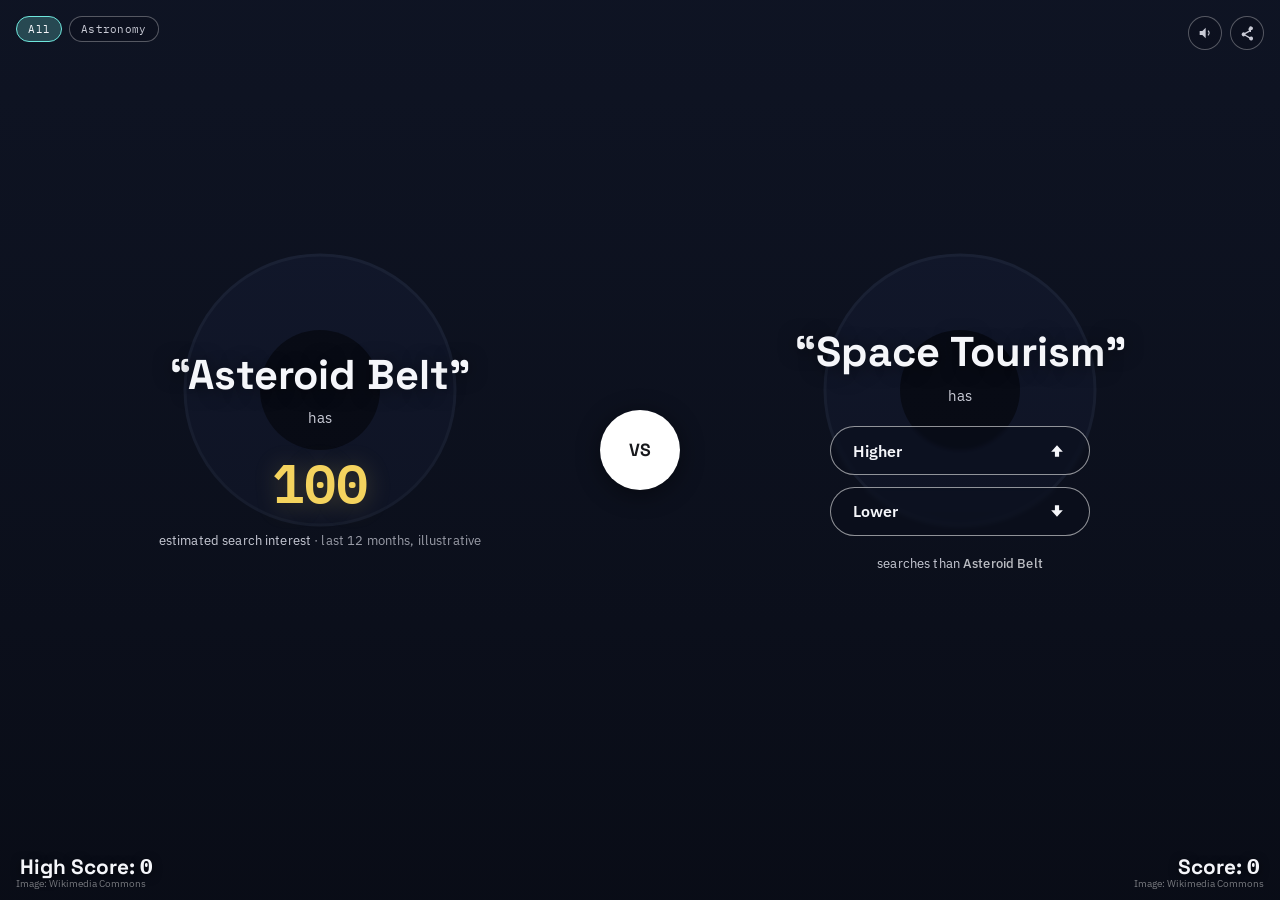
<file: index.html>
<!doctype html>
<html lang="en">
<head>
<meta charset="UTF-8" />
<meta http-equiv="refresh" content="0; url=site/index.html" />
<script>location.replace("site/index.html");</script>
<title>Higher or Lower - Space Edition</title>
</head>
<body>
<p><a href="site/index.html">Continue to the game</a></p>
</body>
</html>
</file>
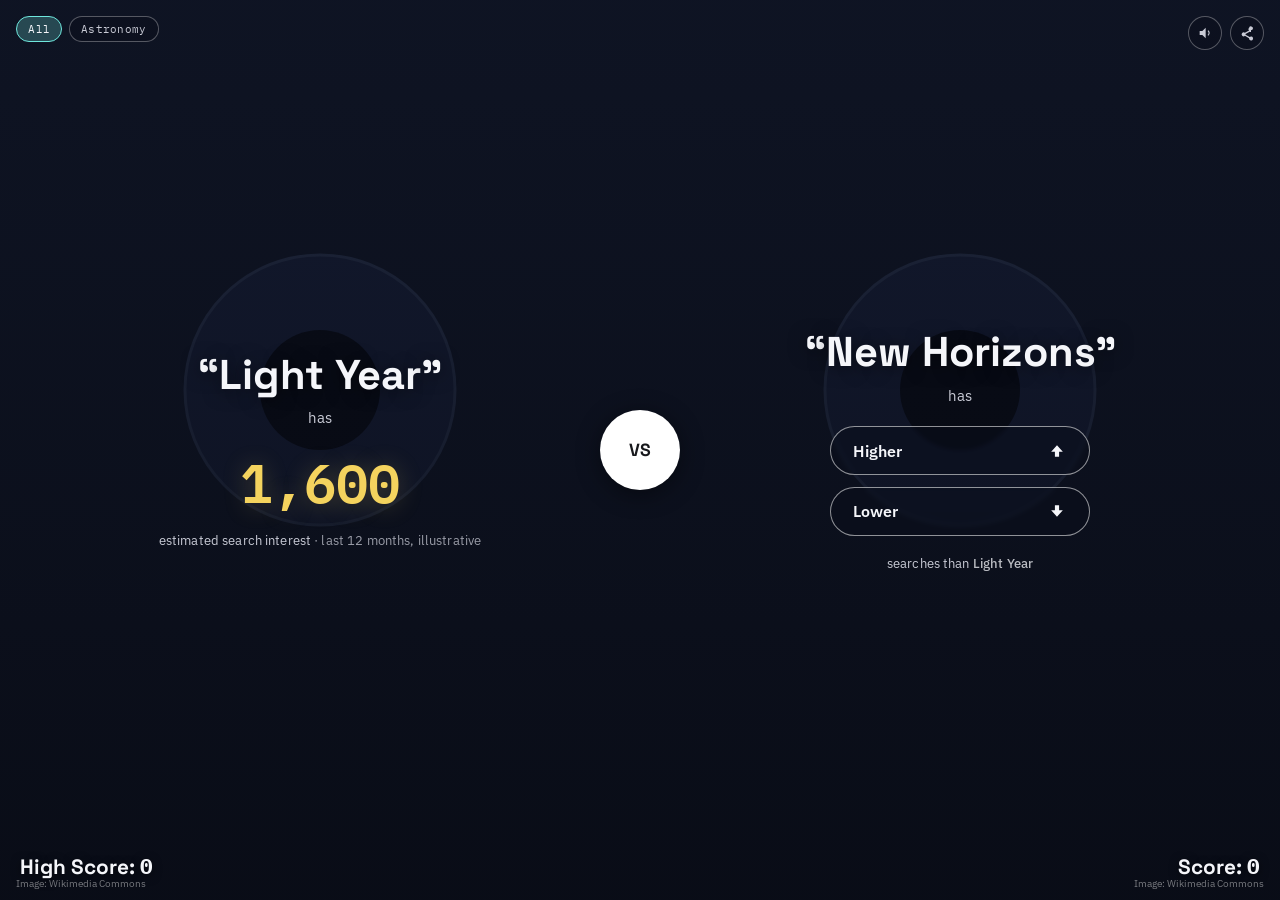
<file: site/index.html>
<!doctype html>
<html lang="en">
<head>
<meta charset="UTF-8" />
<meta name="viewport" content="width=device-width, initial-scale=1" />
<title>Higher or Lower - Space Edition</title>
<link rel="preconnect" href="https://fonts.googleapis.com" />
<link rel="preconnect" href="https://fonts.gstatic.com" crossorigin />
<link href="https://fonts.googleapis.com/css2?family=Space+Grotesk:wght@400;500;600;700&family=IBM+Plex+Sans:wght@400;500;600&family=IBM+Plex+Mono:wght@500;600&display=swap" rel="stylesheet" />
<link rel="stylesheet" href="styles.css" />
</head>
<body>

<main class="split" id="stage">

  <section class="panel panel--left" id="panel-left">
    <img class="panel-bg" id="left-img" alt="" />
    <div class="panel-scrim"></div>
    <div class="panel-content">
      <p class="word-quote" id="left-name">&nbsp;</p>
      <p class="has-text">has</p>
      <p class="big-number" id="left-score">-</p>
      <p class="metric-caption">estimated search interest <span>· last 12 months, illustrative</span></p>
    </div>
    <p class="attribution" id="left-attr"></p>
  </section>

  <section class="panel panel--right" id="panel-right">
    <img class="panel-bg" id="right-img" alt="" />
    <div class="panel-scrim"></div>
    <div class="panel-content">
      <p class="word-quote" id="right-name">&nbsp;</p>
      <p class="has-text">has</p>
      <div class="guess-buttons" id="guess-buttons">
        <button class="guess-btn guess-btn--higher" id="btn-higher">
          <span>Higher</span>
          <svg viewBox="0 0 24 24" aria-hidden="true"><path d="M12 5l7 8h-4.5v6h-5v-6H5z"/></svg>
        </button>
        <button class="guess-btn guess-btn--lower" id="btn-lower">
          <span>Lower</span>
          <svg viewBox="0 0 24 24" aria-hidden="true"><path d="M12 19l-7-8h4.5V5h5v6H19z"/></svg>
        </button>
      </div>
      <p class="big-number big-number--right" id="right-score">-</p>
      <p class="metric-caption">searches than <span id="right-caption-word">-</span></p>
    </div>
    <p class="attribution" id="right-attr"></p>
  </section>

  <div class="vs-wrap">
    <div class="vs-circle" id="vs-circle">
      <span class="vs-text" id="vs-text">VS</span>
      <svg class="vs-icon vs-icon--check" id="vs-check" viewBox="0 0 24 24" aria-hidden="true"><path d="M4 12.5l5 5L20 7"/></svg>
      <svg class="vs-icon vs-icon--cross" id="vs-cross" viewBox="0 0 24 24" aria-hidden="true"><path d="M5 5l14 14M19 5L5 19"/></svg>
    </div>
  </div>

  <div class="toast" id="toast" aria-live="polite"></div>

  <div class="corner corner--left" id="best-corner">High Score: <span id="best-value">0</span></div>
  <div class="corner corner--right" id="score-corner">Score: <span id="score-value">0</span></div>

  <div class="float-controls" id="category-chips" role="group" aria-label="Category filter"></div>
  <div class="float-controls float-controls--right">
    <button class="icon-btn" id="btn-sound" aria-label="Toggle sound" aria-pressed="true">
      <svg viewBox="0 0 24 24" aria-hidden="true"><path d="M4 9v6h4l5 5V4L8 9z"/><path d="M16.5 8.5a5 5 0 0 1 0 7" fill="none" stroke="currentColor" stroke-width="1.6"/></svg>
    </button>
    <button class="icon-btn" id="btn-share" aria-label="Share score">
      <svg viewBox="0 0 24 24" aria-hidden="true"><path d="M18 8a3 3 0 1 0-2.83-4H15a3 3 0 0 0 .09 4.26L8.9 11.7a3 3 0 1 0 0 4.6l6.19 3.44A3 3 0 1 0 16 18l-6.19-3.44a3 3 0 0 0 0-1.12L16 10a3 3 0 0 0 2 .5V8z"/></svg>
    </button>
  </div>

</main>

<div class="overlay" id="overlay">
  <div class="overlay-panel">
    <p class="overlay-eyebrow">SIGNAL LOST</p>
    <h2 class="overlay-title" id="overlay-title">Streak broken</h2>
    <p class="overlay-body" id="overlay-body">You called it right 0 times before the signal flipped.</p>
    <div class="overlay-scores">
      <div><span class="overlay-score-num" id="final-score">0</span><span class="overlay-score-label">This run</span></div>
      <div><span class="overlay-score-num" id="final-best">0</span><span class="overlay-score-label">Best ever</span></div>
    </div>
    <div class="overlay-actions">
      <button class="btn-primary" id="btn-restart">Play again</button>
      <button class="btn-secondary" id="btn-share-2">Share score</button>
    </div>
  </div>
</div>

<script src="game.js"></script>
</body>
</html>
</file>
<file: site/styles.css>
:root {
  --bg-void: #0a0e1b;
  --text-primary: #f5f6fa;
  --text-muted: #c9cbd6;
  --accent-gold: #f4d35e;
  --accent-signal: #6fe7dd;
  --accent-flare: #ff6b5e;
  --accent-good: #59d98c;
  --line: rgba(255, 255, 255, 0.55);
  --font-display: "Space Grotesk", "Arial Narrow", sans-serif;
  --font-body: "IBM Plex Sans", system-ui, sans-serif;
  --font-mono: "IBM Plex Mono", "SF Mono", monospace;
}

* { box-sizing: border-box; }

html, body {
  margin: 0;
  height: 100%;
  background: var(--bg-void);
  color: var(--text-primary);
  font-family: var(--font-body);
  overflow: hidden;
}

@media (prefers-reduced-motion: reduce) {
  *, *::before, *::after { animation-duration: 0.01ms !important; transition-duration: 0.01ms !important; }
}

/* ---------- full-screen split stage ---------- */
.split {
  position: relative;
  display: flex;
  width: 100vw;
  height: 100vh;
  height: 100dvh;
}

@media (max-width: 760px) {
  .split { flex-direction: column; }
}

.panel {
  position: relative;
  flex: 1 1 50%;
  overflow: hidden;
  display: flex;
  align-items: center;
  justify-content: center;
  isolation: isolate;
}

.panel-bg {
  position: absolute;
  inset: 0;
  width: 100%;
  height: 100%;
  object-fit: cover;
  z-index: 0;
  transition: transform 0.7s cubic-bezier(.2,.8,.2,1);
}

.panel-scrim {
  position: absolute;
  inset: 0;
  z-index: 1;
  background: linear-gradient(180deg, rgba(6,8,15,0.35) 0%, rgba(6,8,15,0.55) 55%, rgba(6,8,15,0.75) 100%);
}

.panel-content {
  position: relative;
  z-index: 2;
  text-align: center;
  padding: 1.5rem;
  max-width: min(90%, 560px);
  display: flex;
  flex-direction: column;
  align-items: center;
  gap: 0.35rem;
}

.word-quote {
  font-family: var(--font-display);
  font-weight: 700;
  font-size: clamp(1.6rem, 4vw, 2.6rem);
  line-height: 1.15;
  margin: 0;
  text-shadow: 0 2px 18px rgba(0,0,0,0.55);
}
.word-quote::before { content: "\201C"; }
.word-quote::after { content: "\201D"; }

.has-text {
  margin: 0.2rem 0 0.4rem;
  color: var(--text-muted);
  font-size: 0.95rem;
  letter-spacing: 0.02em;
}

.big-number {
  margin: 0.1rem 0 0.3rem;
  font-family: var(--font-mono);
  font-weight: 600;
  font-size: clamp(2rem, 6vw, 3.4rem);
  color: var(--accent-gold);
  text-shadow: 0 2px 24px rgba(244, 211, 94, 0.25);
  font-variant-numeric: tabular-nums;
  transition: color 0.3s ease;
}
.big-number.correct { color: var(--accent-good); }
.big-number.incorrect { color: var(--accent-flare); }

.big-number--right {
  height: 0;
  margin: 0;
  opacity: 0;
  transform: translateY(-6px) scale(0.9);
  transition: opacity 0.3s ease, transform 0.3s cubic-bezier(.2,.8,.2,1), height 0.3s ease, margin 0.3s ease;
  overflow: hidden;
}
.big-number--right.reveal {
  height: auto;
  margin: 0.1rem 0 0.3rem;
  opacity: 1;
  transform: translateY(0) scale(1);
}

.metric-caption {
  margin: 0;
  color: var(--text-muted);
  font-size: 0.82rem;
  letter-spacing: 0.01em;
}
.metric-caption span { opacity: 0.75; }
#right-caption-word { color: var(--text-primary); font-weight: 500; }

.attribution {
  position: absolute;
  z-index: 2;
  bottom: 0.6rem;
  font-size: 0.65rem;
  color: rgba(255,255,255,0.45);
  margin: 0;
}
.panel--left .attribution { left: 1rem; }
.panel--right .attribution { right: 1rem; }

/* ---------- higher/lower buttons ---------- */
.guess-buttons {
  display: flex;
  flex-direction: column;
  gap: 0.7rem;
  margin: 0.6rem 0 0.5rem;
  width: min(80vw, 260px);
  opacity: 1;
  transform: scale(1);
  transition: opacity 0.25s ease, transform 0.25s ease;
}
.guess-buttons.answered {
  opacity: 0;
  transform: scale(0.94);
  pointer-events: none;
  height: 0;
  margin: 0;
  overflow: hidden;
}

.guess-btn {
  display: flex;
  align-items: center;
  justify-content: space-between;
  gap: 0.6rem;
  padding: 0.85rem 1.4rem;
  border-radius: 999px;
  border: 1.5px solid var(--line);
  background: rgba(10, 14, 27, 0.45);
  backdrop-filter: blur(2px);
  color: var(--text-primary);
  font-family: var(--font-body);
  font-weight: 600;
  font-size: 1rem;
  cursor: pointer;
  transition: transform 0.15s ease, background 0.15s ease, border-color 0.15s ease;
}
.guess-btn svg { width: 20px; height: 20px; fill: currentColor; flex-shrink: 0; }
.guess-btn:hover { transform: translateY(-2px) scale(1.02); background: rgba(10,14,27,0.65); }
.guess-btn:active { transform: translateY(0) scale(0.98); }
.guess-btn:focus-visible { outline: 2px solid var(--accent-gold); outline-offset: 2px; }
.guess-btn--higher:hover { border-color: var(--accent-signal); color: var(--accent-signal); }
.guess-btn--lower:hover { border-color: var(--accent-flare); color: var(--accent-flare); }
.guess-btn:disabled { opacity: 0.45; cursor: default; transform: none; }

/* ---------- VS circle (signature element) ---------- */
.vs-wrap {
  position: absolute;
  z-index: 4;
  top: 50%;
  left: 50%;
  transform: translate(-50%, -50%);
  pointer-events: none;
}
@media (max-width: 760px) {
  .vs-wrap { top: 50%; left: 50%; }
}

.vs-circle {
  position: relative;
  width: clamp(56px, 7vw, 80px);
  height: clamp(56px, 7vw, 80px);
  border-radius: 50%;
  background: #ffffff;
  box-shadow: 0 4px 24px rgba(0,0,0,0.45);
  display: flex;
  align-items: center;
  justify-content: center;
  transition: background 0.35s ease, transform 0.4s cubic-bezier(.2,.8,.2,1);
}
.vs-circle.pop { transform: scale(1.18); }
.vs-circle.good { background: var(--accent-good); }
.vs-circle.bad { background: var(--accent-flare); }

.vs-text {
  font-family: var(--font-display);
  font-weight: 700;
  font-size: clamp(0.85rem, 1.6vw, 1.1rem);
  color: #17181c;
  letter-spacing: 0.02em;
  transition: opacity 0.2s ease, transform 0.2s ease;
}

.vs-icon {
  position: absolute;
  width: 46%;
  height: 46%;
  fill: none;
  stroke: #ffffff;
  stroke-width: 3;
  stroke-linecap: round;
  stroke-linejoin: round;
  opacity: 0;
  transform: scale(0.5);
  transition: opacity 0.25s ease, transform 0.25s cubic-bezier(.2,.8,.2,1);
}
.vs-circle.good .vs-text, .vs-circle.bad .vs-text { opacity: 0; transform: scale(0.6); }
.vs-circle.good .vs-icon--check { opacity: 1; transform: scale(1); }
.vs-circle.bad .vs-icon--cross { opacity: 1; transform: scale(1); }

/* ---------- corner scores ---------- */
.corner {
  position: absolute;
  z-index: 4;
  bottom: 1.25rem;
  font-family: var(--font-display);
  font-weight: 700;
  font-size: clamp(1rem, 2vw, 1.3rem);
  color: var(--text-primary);
  text-shadow: 0 2px 10px rgba(0,0,0,0.6);
}
.corner--left { left: 1.25rem; }
.corner--right { right: 1.25rem; }
.corner span { font-family: var(--font-mono); }

/* ---------- floating controls ---------- */
.float-controls {
  position: absolute;
  z-index: 4;
  top: 1rem;
  left: 1rem;
  display: flex;
  gap: 0.4rem;
  flex-wrap: wrap;
  max-width: 45vw;
}
.float-controls--right { left: auto; right: 1rem; gap: 0.5rem; }

.chip {
  font-family: var(--font-mono);
  font-size: 0.66rem;
  letter-spacing: 0.03em;
  padding: 0.32rem 0.7rem;
  border-radius: 999px;
  border: 1px solid rgba(255,255,255,0.3);
  background: rgba(10,14,27,0.4);
  color: var(--text-muted);
  cursor: pointer;
  transition: all 0.15s ease;
}
.chip:hover { border-color: var(--accent-signal); color: var(--text-primary); }
.chip.active { background: rgba(111, 231, 221, 0.25); border-color: var(--accent-signal); color: var(--text-primary); }

.icon-btn {
  display: flex;
  align-items: center;
  justify-content: center;
  width: 34px; height: 34px;
  background: rgba(10,14,27,0.4);
  border: 1px solid rgba(255,255,255,0.3);
  color: var(--text-muted);
  border-radius: 50%;
  cursor: pointer;
  transition: all 0.15s ease;
}
.icon-btn svg { width: 16px; height: 16px; fill: currentColor; }
.icon-btn:hover { color: var(--text-primary); border-color: var(--accent-signal); }
.icon-btn[aria-pressed="false"] { color: var(--accent-flare); }

/* ---------- toast ---------- */
.toast {
  position: absolute;
  z-index: 5;
  top: 1.25rem;
  left: 50%;
  transform: translate(-50%, -140%);
  background: rgba(10,14,27,0.85);
  border: 1px solid rgba(255,255,255,0.25);
  color: var(--text-primary);
  font-family: var(--font-mono);
  font-size: 0.72rem;
  letter-spacing: 0.04em;
  padding: 0.45rem 1rem;
  border-radius: 999px;
  opacity: 0;
  transition: opacity 0.3s ease, transform 0.3s ease;
  pointer-events: none;
  white-space: nowrap;
}
.toast.show { opacity: 1; transform: translate(-50%, 0); }

/* ---------- panel enter/exit motion ---------- */
.panel--left.slide-out .panel-content,
.panel--right.slide-out .panel-content { animation: fadeDown 0.35s ease forwards; }
.panel--right.slide-in .panel-content { animation: fadeUp 0.45s cubic-bezier(.2,.8,.2,1) both; }
@keyframes fadeDown { to { opacity: 0; transform: translateY(6px); } }
@keyframes fadeUp { from { opacity: 0; transform: translateY(10px); } to { opacity: 1; transform: translateY(0); } }

/* ---------- game-over overlay ---------- */
.overlay {
  position: fixed;
  inset: 0;
  z-index: 10;
  display: flex;
  align-items: center;
  justify-content: center;
  background: rgba(6, 8, 16, 0.75);
  backdrop-filter: blur(6px);
  opacity: 0;
  pointer-events: none;
  transition: opacity 0.35s ease;
  padding: 1rem;
}
.overlay.show { opacity: 1; pointer-events: auto; }

.overlay-panel {
  width: min(420px, 100%);
  background: #131a2e;
  border: 1px solid rgba(255,255,255,0.12);
  border-radius: 20px;
  padding: clamp(1.5rem, 4vw, 2.25rem);
  text-align: center;
  transform: translateY(12px) scale(0.98);
  transition: transform 0.35s cubic-bezier(.2,.8,.2,1);
}
.overlay.show .overlay-panel { transform: translateY(0) scale(1); }

.overlay-eyebrow {
  font-family: var(--font-mono);
  font-size: 0.68rem;
  letter-spacing: 0.22em;
  color: var(--accent-flare);
  margin: 0 0 0.5rem;
}
.overlay-title {
  font-family: var(--font-display);
  font-size: 1.7rem;
  margin: 0 0 0.6rem;
}
.overlay-body {
  color: var(--text-muted);
  font-size: 0.92rem;
  line-height: 1.5;
  margin: 0 0 1.5rem;
}

.overlay-scores {
  display: flex;
  justify-content: center;
  gap: 2.5rem;
  margin-bottom: 1.75rem;
}
.overlay-scores > div { display: flex; flex-direction: column; align-items: center; }
.overlay-score-num {
  font-family: var(--font-mono);
  font-size: 2.2rem;
  font-weight: 600;
  color: var(--accent-gold);
}
.overlay-scores > div:last-child .overlay-score-num { color: var(--accent-signal); }
.overlay-score-label {
  font-size: 0.7rem;
  letter-spacing: 0.08em;
  color: var(--text-muted);
  margin-top: 0.2rem;
}

.overlay-actions { display: flex; gap: 0.75rem; flex-wrap: wrap; justify-content: center; }
.btn-primary, .btn-secondary {
  font-family: var(--font-body);
  font-weight: 500;
  font-size: 0.88rem;
  padding: 0.75rem 1.4rem;
  border-radius: 999px;
  cursor: pointer;
  border: 1px solid transparent;
  transition: transform 0.15s ease, opacity 0.15s ease;
}
.btn-primary { background: var(--accent-gold); color: #241d05; }
.btn-secondary { background: transparent; color: var(--text-primary); border-color: rgba(255,255,255,0.25); }
.btn-primary:hover, .btn-secondary:hover { transform: translateY(-1px); }
.btn-primary:focus-visible, .btn-secondary:focus-visible { outline: 2px solid var(--accent-gold); outline-offset: 2px; }
</file>
